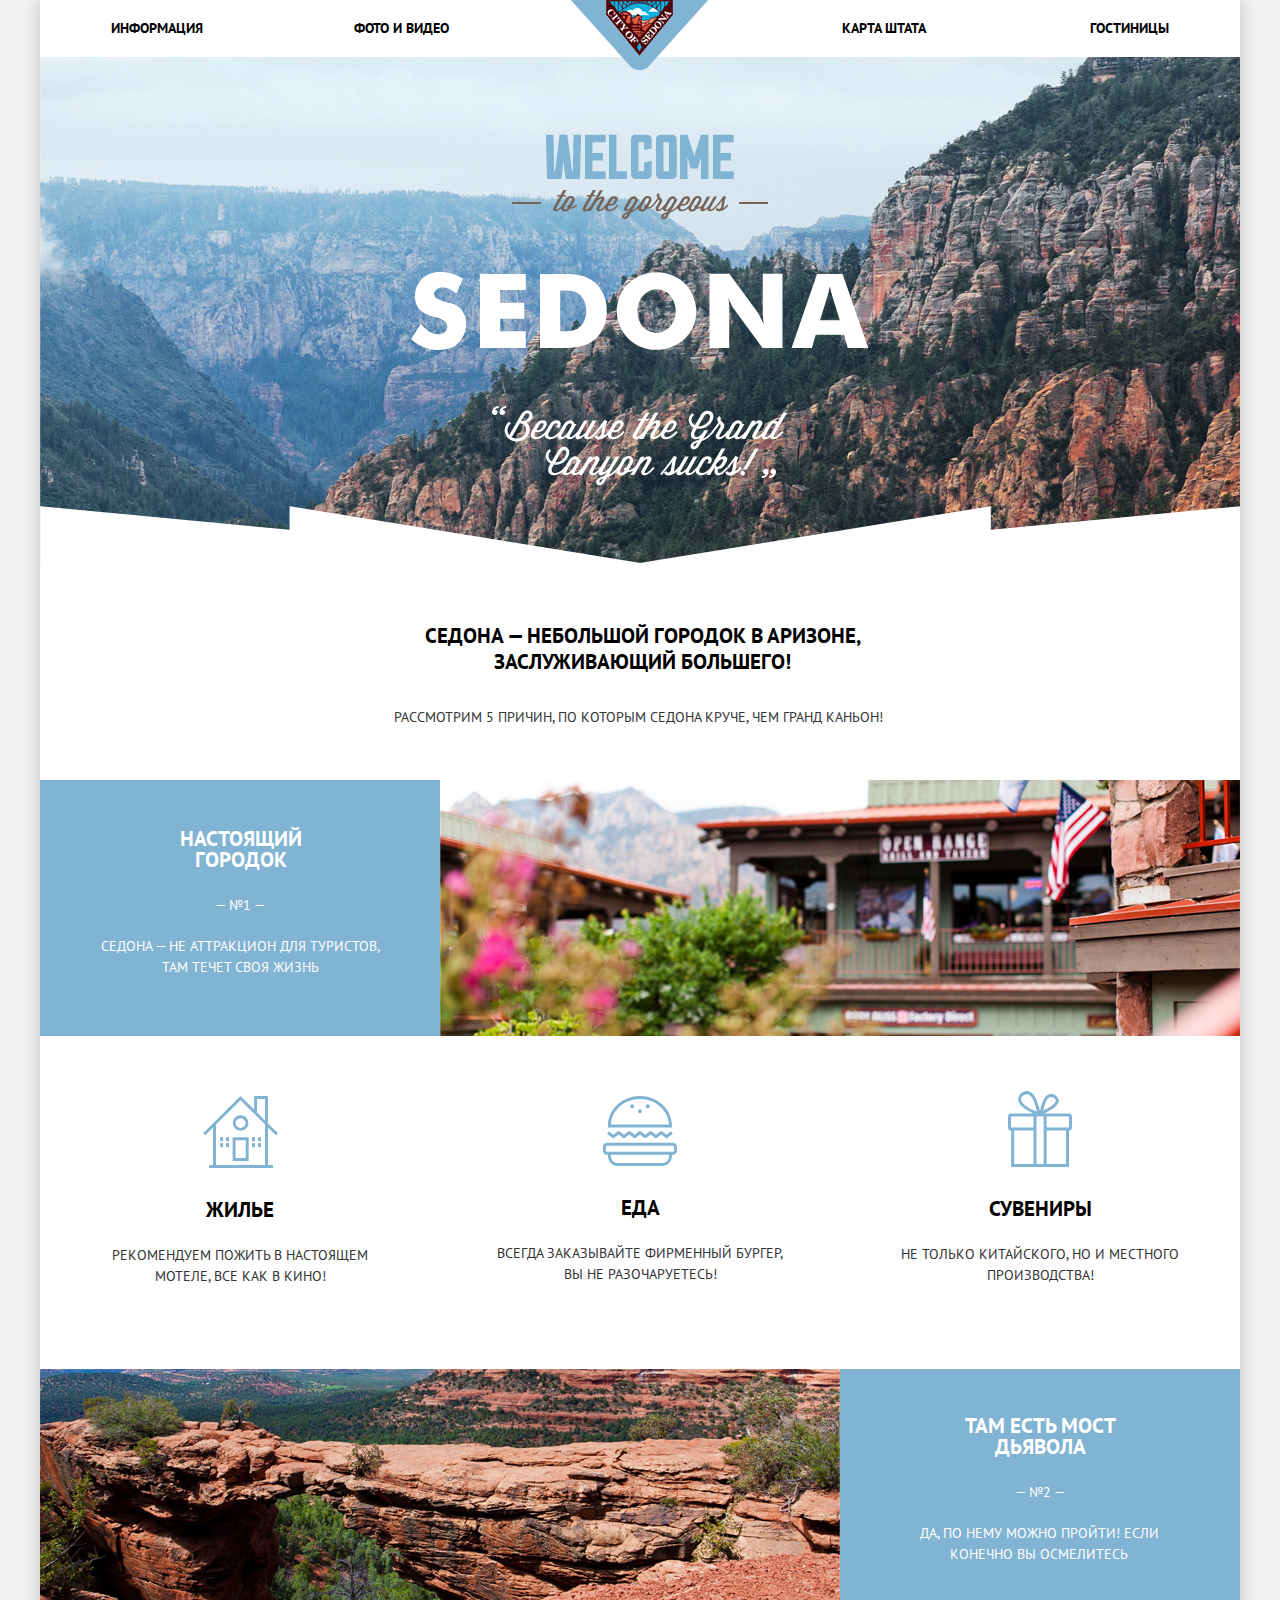
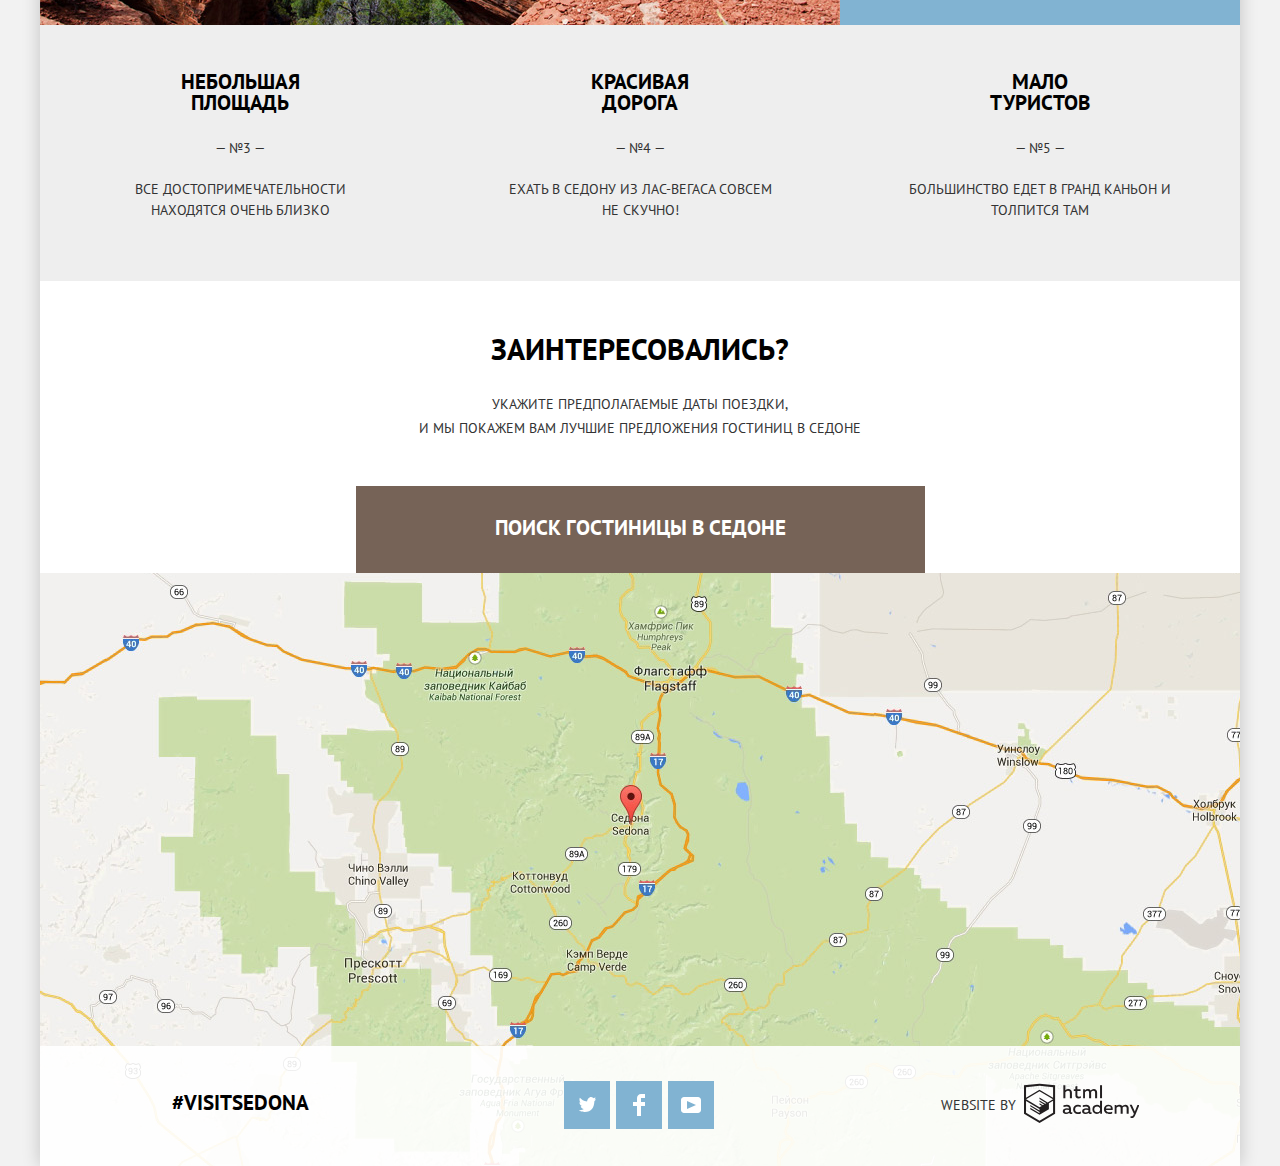
<file: index.html>
<!DOCTYPE html>
<html lang="ru">
  <head>
    <meta charset="utf-8">
    <title>HTML Academy: Седона</title>
    <link href="https://fonts.googleapis.com/css?family=PT+Sans:400,700&amp;subset=cyrillic" rel="stylesheet">
    <link rel="stylesheet" href="css/normalize.css">
    <link rel="stylesheet" href="css/style.min.css">
  </head>

  <body>
    <div class="container">
      <header class="main-header">
        <a class="main-header-logo">
          <img src="img/logo.png" width="138" height="70" alt="Логотип сайта Седоны">
        </a>
        <nav class="main-nav">
          <ul class="site-nav">
            <li class="nav-item-info"><a href="info.html">Информация</a></li>
            <li class="nav-item-photo"><a href="photo-video.html">Фото и видео</a></li>
            <li class="nav-item-map"><a href="map.html">Карта штата</a></li>
            <li class="nav-item-hotels"><a href="hotels.html">Гостиницы</a></li>
          </ul>
        </nav>
      </header>

      <main>

        <h1 class="visually-hidden">Сайт города Седона</h1>

        <section class="banner">
          <img class="banner-text" src="img/banner-text.png" alt="Welcome to the gorgeous Sedona!" width="458" height="352">      
        </section>

        <section class="promo">
          <p class="promo-slogan">Седона &mdash; небольшой городок в Аризоне, заслуживающий большего!</p>
          <p class="promo-advantages">Рассмотрим 5 причин, по которым Седона круче, чем Гранд Каньон!</p>
        </section>

        <section class="features">
          <h2 class="visually-hidden">Преимущества Седоны</h2>

          <div class="feature">
            <div class="feature-content">
              <h3>Настоящий городок</h3>
              <span>&mdash; №1 &mdash;</span>
              <p>Седона &mdash; не аттракцион для туристов, там течет своя жизнь</p>
            </div>
            <div class="feature-image-street">
            </div>
          </div>

          <ul class="feature-list">
            <li class="feature-item">
              <h3>Жилье</h3>
              <p>Рекомендуем пожить в настоящем мотеле, все как в кино!</p>
            </li>
            <li class="feature-item">
              <h3>Еда</h3>
              <p>Всегда заказывайте фирменный бургер, вы не разочаруетесь!</p>
            </li>
            <li class="feature-item">
              <h3>Сувениры</h3>
              <p>Не только китайского, но и местного производства!</p>
            </li>
          </ul>

          <div class="feature">
            <div class="feature-image-bridge">
            </div>
            <div class="feature-content">
              <h3>Там есть мост дьявола</h3>
              <span>&mdash; №2 &mdash;</span>
              <p>Да, по нему можно пройти! Если конечно вы осмелитесь</p>
            </div>
          </div>

          <ul class="features-list">
            <li class="features-item">
              <h3>Небольшая площадь</h3>
              <span>&mdash; №3 &mdash;</span>
              <p>Все достопримечательности находятся очень близко</p>
            </li>
            <li class="features-item">
              <h3>Красивая дорога</h3>
              <span>&mdash; №4 &mdash;</span>
              <p>Ехать в Седону из Лас-Вегаса совсем не скучно!</p>
            </li>
            <li class="features-item">
              <h3>Мало туристов</h3>
              <span>&mdash; №5 &mdash;</span>
              <p>Большинство едет в Гранд Каньон и толпится там</p>
            </li>
          </ul>
        </section>

        <section class="reservation">
          <h2 class="visually-hidden">Забронировать гостиницу в Седоне</h2>
          <p class="reservation-question">Заинтересовались?</p>
          <p class="reservation-text">
            Укажите предполагаемые даты поездки,<br>
            и мы покажем вам лучшие предложения гостиниц в Седоне
          </p>
          <a class="search-btn search-btn-toggle" href="search.html">Поиск гостиницы в Седоне</a>
          <div class="modal-search">
            <form action="http://echo.htmlacademy.ru" method="post" class="search-form">
              <p class="search-checkin">
                <label for="checkin-date-field">Дата заезда:</label>
                <input type="text" id="checkin-date-field" name="checkin-date" placeholder="24 апреля 2017">
                <button type="button" class="search-btn-calendar" aria-label="Выбрать дату заезда">
                  <svg version="1.1" xmlns="http://www.w3.org/2000/svg" xmlns:xlink="http://www.w3.org/1999/xlink" x="0px" y="0px"
                  width="21px" height="22px" viewBox="0 0 21 22" enable-background="new 0 0 21 22" xml:space="preserve">
                  <g>
                  <path d="M19.251,2.025h-2.845V0.648c0-0.381-0.294-0.689-0.656-0.689c-0.363,0-0.656,0.308-0.656,0.689v1.377h-3.938V0.648
                  c0-0.381-0.294-0.689-0.655-0.689c-0.363,0-0.657,0.308-0.657,0.689v1.377H5.906V0.648c0-0.381-0.294-0.689-0.656-0.689
                  c-0.363,0-0.657,0.308-0.657,0.689v1.377H1.75C0.784,2.025,0,2.847,0,3.862v16.302C0,21.179,0.784,22,1.75,22h17.501
                  C20.217,22,21,21.179,21,20.164V3.862C21,2.847,20.217,2.025,19.251,2.025z M19.688,20.164c0,0.253-0.195,0.459-0.437,0.459H1.75
                  c-0.241,0-0.438-0.206-0.438-0.459V3.862c0-0.253,0.196-0.459,0.438-0.459h2.844v1.378c0,0.381,0.294,0.689,0.657,0.689
                  c0.362,0,0.656-0.308,0.656-0.689V3.403h3.938v1.378c0,0.381,0.294,0.689,0.657,0.689c0.361,0,0.655-0.308,0.655-0.689V3.403h3.938
                  v1.378c0,0.381,0.293,0.689,0.656,0.689c0.362,0,0.656-0.308,0.656-0.689V3.403h2.845c0.241,0,0.437,0.206,0.437,0.459V20.164z"/>
                  <rect x="4.594" y="8.225" width="2.625" height="2.066"/>
                  <rect x="4.594" y="11.668" width="2.625" height="2.067"/>
                  <rect x="4.594" y="15.112" width="2.625" height="2.066"/>
                  <rect x="9.188" y="15.112" width="2.625" height="2.066"/>
                  <rect x="9.188" y="11.668" width="2.625" height="2.067"/>
                  <rect x="9.188" y="8.225" width="2.625" height="2.066"/>
                  <rect x="13.781" y="15.112" width="2.625" height="2.066"/>
                  <rect x="13.781" y="11.668" width="2.625" height="2.067"/>
                  <rect x="13.781" y="8.225" width="2.625" height="2.066"/>
                  </g>
                  </svg>
                </button>
              </p>
              <p class="search-checkout">
                <label for="checkout-date-field">Дата выезда:</label>
                <input type="text" id="checkout-date-field" name="checkout-date" placeholder="4 июля 2017">
                <button type="button" class="search-btn-calendar" aria-label="Выбрать дату выезда">
                  <svg version="1.1" xmlns="http://www.w3.org/2000/svg" xmlns:xlink="http://www.w3.org/1999/xlink" x="0px" y="0px"
                  width="21px" height="22px" viewBox="0 0 21 22" enable-background="new 0 0 21 22" xml:space="preserve">
                  <g>
                  <path d="M19.251,2.025h-2.845V0.648c0-0.381-0.294-0.689-0.656-0.689c-0.363,0-0.656,0.308-0.656,0.689v1.377h-3.938V0.648
                  c0-0.381-0.294-0.689-0.655-0.689c-0.363,0-0.657,0.308-0.657,0.689v1.377H5.906V0.648c0-0.381-0.294-0.689-0.656-0.689
                  c-0.363,0-0.657,0.308-0.657,0.689v1.377H1.75C0.784,2.025,0,2.847,0,3.862v16.302C0,21.179,0.784,22,1.75,22h17.501
                  C20.217,22,21,21.179,21,20.164V3.862C21,2.847,20.217,2.025,19.251,2.025z M19.688,20.164c0,0.253-0.195,0.459-0.437,0.459H1.75
                  c-0.241,0-0.438-0.206-0.438-0.459V3.862c0-0.253,0.196-0.459,0.438-0.459h2.844v1.378c0,0.381,0.294,0.689,0.657,0.689
                  c0.362,0,0.656-0.308,0.656-0.689V3.403h3.938v1.378c0,0.381,0.294,0.689,0.657,0.689c0.361,0,0.655-0.308,0.655-0.689V3.403h3.938
                  v1.378c0,0.381,0.293,0.689,0.656,0.689c0.362,0,0.656-0.308,0.656-0.689V3.403h2.845c0.241,0,0.437,0.206,0.437,0.459V20.164z"/>
                  <rect x="4.594" y="8.225" width="2.625" height="2.066"/>
                  <rect x="4.594" y="11.668" width="2.625" height="2.067"/>
                  <rect x="4.594" y="15.112" width="2.625" height="2.066"/>
                  <rect x="9.188" y="15.112" width="2.625" height="2.066"/>
                  <rect x="9.188" y="11.668" width="2.625" height="2.067"/>
                  <rect x="9.188" y="8.225" width="2.625" height="2.066"/>
                  <rect x="13.781" y="15.112" width="2.625" height="2.066"/>
                  <rect x="13.781" y="11.668" width="2.625" height="2.067"/>
                  <rect x="13.781" y="8.225" width="2.625" height="2.066"/>
                  </g>
                  </svg>
                </button>
              </p>
              <div class="search-guests-number">
                <p class="number-adults">                  
                  <label for="adult-guests-field">Взрослые:</label>
                  <button type="button" class="search-btn search-btn-minus" aria-label="Удалить 1"></button>
                  <input type="text" name="adult-guests-number" id="adult-guests-field" placeholder="2">
                  <button type="button" class="search-btn search-btn-plus" aria-label="Добавть 1"></button>
                </p>
                <p class="number-children">                  
                  <label for="children-guests-field">Дети:</label>
                  <button type="button" class="search-btn search-btn-minus" aria-label="Удалить 1"></button>
                  <input type="text" name="children-guests-number" id="children-guests-field" placeholder="0">
                  <button type="button" class="search-btn search-btn-plus" aria-label="Добавть 1"></button>
                </p>
              </div>
              <button type="submit" class="search-btn search-btn-submit">Найти</button>
            </form>
          </div>
        </section>
      </main>
      <section class="map">
        <h2 class="visually-hidden">Карта окрестностей Седоны</h2>
        <iframe class="map-iframe" src="https://www.google.com/maps/embed?pb=!1m14!1m8!1m3!1d975210.7071277536!2d-112.21578606329292!3d34.86957834826677!3m2!1i1024!2i768!4f13.1!3m3!1m2!1s0x872da132f942b00d%3A0x5548c523fa6c8efd!2z0KHQtdC00L7QvdCwLCDQkNGA0LjQt9C-0L3QsCA4NjMzNiwg0KHQqNCQ!5e0!3m2!1sru!2sru!4v1522094302330" width="1200" height="593" style="border:0" allowfullscreen></iframe>    
        <footer class="main-footer">
          <p class=footer-tag><a href="#">#visitsedona</a></p>
          <ul class="socials-list">
            <li class="socials-item"><a href="#" class="socials-link socials-link-twitter" aria-label="Twitter"></a></li>
            <li class="socials-item"><a href="#" class="socials-link socials-link-facebook" aria-label="Facebook"></a></li>
            <li class="socials-item"><a href="#" class="socials-link socials-link-youtube" aria-label="Youtube"></a></li>
          </ul>
          <p class="footer-copyright">
            <span class="copyright-info">Website by</span>
            <a href="https://htmlacademy.ru/intensive/htmlcss" class="copyright-link">
              <svg data-name="Layer 1" xmlns="http://www.w3.org/2000/svg" width="115px" height="41px" viewBox="0 0 113 39"><title>logo_name</title><path d="M401.93,351.51a2.07,2.07,0,0,0,.58-0.11v1.4a3.41,3.41,0,0,1-1.24.22,1.75,1.75,0,0,1-1.75-1,5.08,5.08,0,0,1-3.3,1.13c-1.59,0-3.06-.87-3.06-2.68,0-2.24,2.08-2.93,3.9-2.93a11.63,11.63,0,0,1,2.28.26v-0.31c0-1.09-.8-1.86-2.3-1.86a7.79,7.79,0,0,0-3.15.67v-1.79a10.72,10.72,0,0,1,3.35-.58c2.48,0,4,1.18,4,3.83v3.14A0.57,0.57,0,0,0,401.93,351.51Zm-6.76-1.19a1.42,1.42,0,0,0,1.64,1.29,3.56,3.56,0,0,0,2.53-1V349.1a10.21,10.21,0,0,0-1.9-.22C396.34,348.89,395.17,349.23,395.17,350.33Z" transform="translate(-355.09 -323.29)" fill="#231f20"/><path d="M408.15,343.91a5.29,5.29,0,0,1,2.7.67v1.79a4.28,4.28,0,0,0-2.42-.73,2.89,2.89,0,1,0,0,5.76,5.26,5.26,0,0,0,2.55-.67v1.8a6.58,6.58,0,0,1-2.9.6,4.42,4.42,0,0,1-4.72-4.54A4.54,4.54,0,0,1,408.15,343.91Z" transform="translate(-355.09 -323.29)" fill="#231f20"/><path d="M420.93,351.51a2.07,2.07,0,0,0,.58-0.11v1.4a3.41,3.41,0,0,1-1.24.22,1.75,1.75,0,0,1-1.75-1,5.08,5.08,0,0,1-3.3,1.13c-1.59,0-3.06-.87-3.06-2.68,0-2.24,2.08-2.93,3.9-2.93a11.63,11.63,0,0,1,2.28.26v-0.31c0-1.09-.8-1.86-2.3-1.86a7.79,7.79,0,0,0-3.15.67v-1.79a10.72,10.72,0,0,1,3.35-.58c2.48,0,4,1.18,4,3.83v3.14A0.57,0.57,0,0,0,420.93,351.51Zm-6.76-1.19a1.42,1.42,0,0,0,1.64,1.29,3.56,3.56,0,0,0,2.53-1V349.1a10.21,10.21,0,0,0-1.9-.22C415.33,348.89,414.17,349.23,414.17,350.33Z" transform="translate(-355.09 -323.29)" fill="#231f20"/><path d="M431.76,340.14V352.9H430v-1.39a4.07,4.07,0,0,1-3.35,1.62,4.62,4.62,0,0,1,0-9.22,4,4,0,0,1,3.15,1.37v-5.14h2ZM427,345.62a2.9,2.9,0,0,0,0,5.8,3,3,0,0,0,2.79-1.84v-2.13A3.06,3.06,0,0,0,427,345.62Z" transform="translate(-355.09 -323.29)" fill="#231f20"/><path d="M438.08,343.91c3.48,0,4.68,2.81,4.12,5.34h-6.58c0.22,1.57,1.75,2.22,3.35,2.22a6.41,6.41,0,0,0,2.77-.62v1.68a7.5,7.5,0,0,1-3.14.6c-2.68,0-5-1.53-5-4.61A4.39,4.39,0,0,1,438.08,343.91Zm0.09,1.62a2.39,2.39,0,0,0-2.57,2.26h4.85A2.06,2.06,0,0,0,438.17,345.53Z" transform="translate(-355.09 -323.29)" fill="#231f20"/><path d="M444.19,352.9v-8.75h1.73v1.09a4,4,0,0,1,2.92-1.33,3,3,0,0,1,2.73,1.4,4.33,4.33,0,0,1,3.06-1.4,3.21,3.21,0,0,1,3.32,3.52v5.47h-2v-5.41a1.67,1.67,0,0,0-1.73-1.84,2.94,2.94,0,0,0-2.17,1.18c0,0.2,0,.4,0,0.6v5.47h-2v-5.41a1.67,1.67,0,0,0-1.73-1.84,3.11,3.11,0,0,0-2.32,1.35v5.91h-2Z" transform="translate(-355.09 -323.29)" fill="#231f20"/><path d="M466.56,344.15h2l-4.1,9.93c-0.95,2.28-2.19,3-3.52,3a5,5,0,0,1-1.15-.15v-1.66a3,3,0,0,0,.89.13c0.95,0,1.66-.67,2.17-2l0.18-.44-4.16-8.82H461l3,6.6Z" transform="translate(-355.09 -323.29)" fill="#231f20"/><path d="M395.75,324.82v5a4,4,0,0,1,2.83-1.2,3.41,3.41,0,0,1,3.61,3.57v5.41h-2v-5.16a1.9,1.9,0,0,0-2-2.1,3.08,3.08,0,0,0-2.44,1.46v5.8h-2V324.82h2Z" transform="translate(-355.09 -323.29)" fill="#231f20"/><path d="M407.52,325.71v3.12h3.17v1.71h-3.17v4c0,1.15.53,1.53,1.66,1.53a4.71,4.71,0,0,0,1.77-.35v1.68a7.14,7.14,0,0,1-2.35.38,2.68,2.68,0,0,1-3-2.88v-4.38H404v-1.71h1.57v-2.64Z" transform="translate(-355.09 -323.29)" fill="#231f20"/><path d="M413.19,337.58v-8.75h1.73v1.09a4,4,0,0,1,2.92-1.33,3,3,0,0,1,2.73,1.4,4.33,4.33,0,0,1,3.06-1.4,3.21,3.21,0,0,1,3.32,3.52v5.47h-2v-5.41a1.67,1.67,0,0,0-1.73-1.84,2.94,2.94,0,0,0-2.17,1.18c0,0.2,0,.4,0,0.6v5.47h-2v-5.41a1.67,1.67,0,0,0-1.73-1.84,3.11,3.11,0,0,0-2.32,1.35v5.91h-2Z" transform="translate(-355.09 -323.29)" fill="#231f20"/><rect x="74.72" y="1.52" width="1.95" height="12.76" fill="#231f20"/><path d="M370.53,323.31l-0.16,0-15.28,1.6v28L370.37,362l15.28-9.09v-28Zm13.12,28.45-13.28,7.9-13.28-7.9V340.28l13.22,7.87,0,1.43-9.07-5.4v1.38l9.11,5.47,0,1.46-9.1-5.42v1.38l9.11,5.47h0l9.19-5.5v-1.39h0v-4.52l4.1-2.45v11.67Zm0-13.16L380,340.74h0l-1.68,1-8-4.76v1.38l6.84,4.07-0.06,0-0.15.09-1,.57-5.64-3.36v1.38l4.45,2.65-1.05.7,0,0-3.36-2v1.38l2.21,1.3-2.25,1.35-13.16-7.82,13.17-7.92h0Zm0-1.39-13.35-7.87h0l-13.2,7.86v-10.5l13.28-1.39,13.28,1.39v10.51Z" transform="translate(-355.09 -323.29)" fill="#231f20"/></svg>
            </a>
          </p>
        </footer>
      </section>   
    </div>
  <script src="js/script.min.js"></script>
  </body>
</html>
</file>
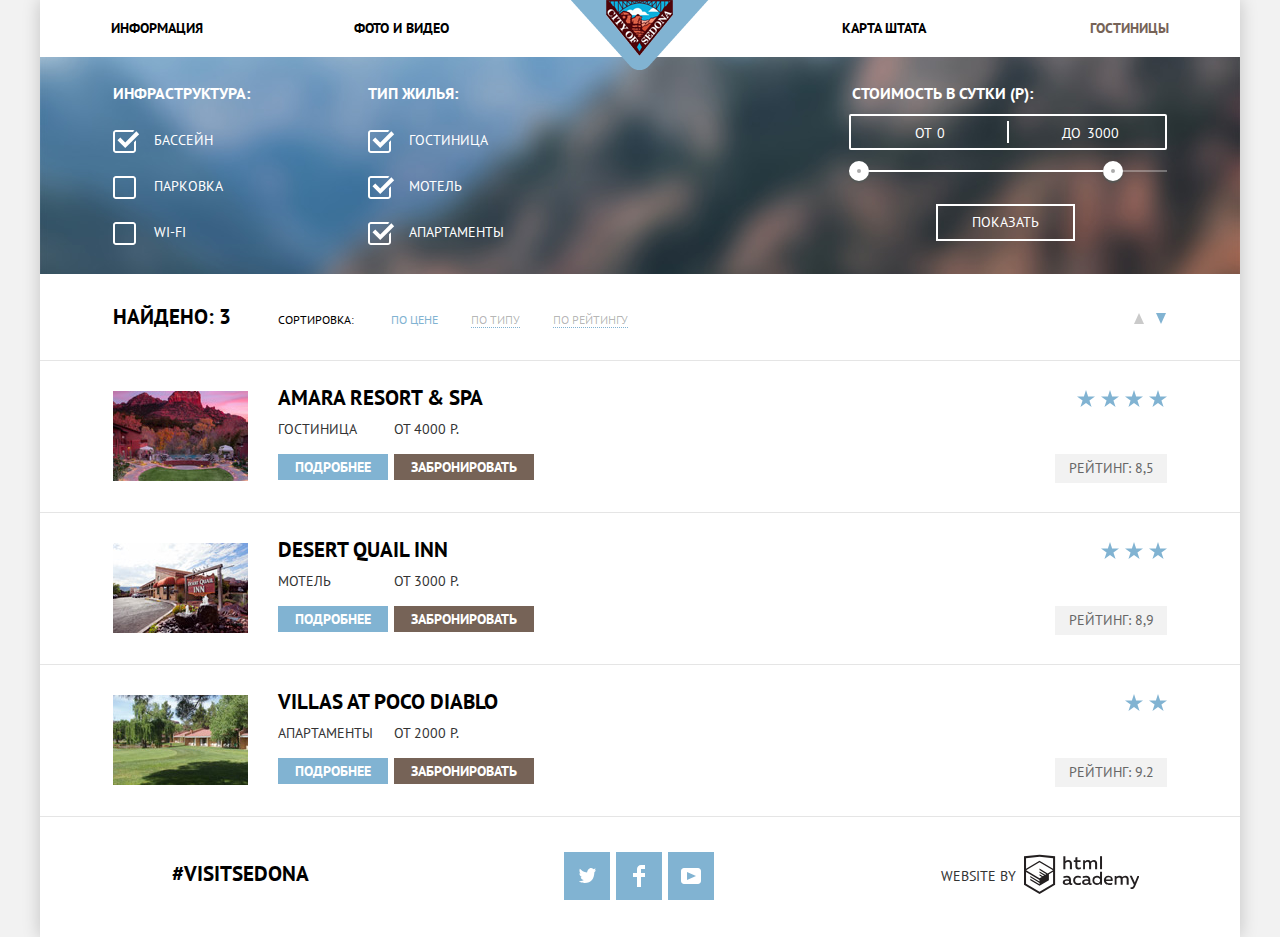
<file: hotels.html>
<!DOCTYPE html>
<html lang="ru">
  <head>
    <meta charset="UTF-8">
    <title>Гостиницы</title>
    <link href="https://fonts.googleapis.com/css?family=PT+Sans:400,700&amp;subset=cyrillic" rel="stylesheet">
    <link rel="stylesheet" href="css/normalize.css">
    <link rel="stylesheet" href="css/style.min.css">
  </head>

  <body>
    <div class="container">
      <header class="main-header">
        <a class="main-header-logo" href="index.html"><img src="img/logo.png" width="138" height="70" alt="Логотип сайта Седоны"></a>
        <nav class="main-nav">
          <ul class="site-nav">
            <li class="nav-item nav-item-info"><a href="info.html">Информация</a></li>
            <li class="nav-item nav-item-photo"><a href="photo-video.html">Фото и видео</a></li>
            <li class="nav-item nav-item-map"><a href="map.html">Карта штата</a></li>
            <li class="nav-item nav-item-hotels nav-item-current"><a>Гостиницы</a></li>
          </ul>
        </nav>
      </header>

      <main>

        <h1 class="visually-hidden">Гостиницы Седоны</h1>

        <section class="filters">
          <h2 class="visually-hidden">Фильтры гостиниц</h2>
          <form action="http://echo.htmlacademy.ru" method="post" class="filters-form">
            <fieldset class="filters-infrastructure">
              <legend>Инфраструктура:</legend>
                <ul class="filters-list">
                  <li class="filters-item">
                    <input class="visually-hidden filters-checkbox" type="checkbox" name="pool" id="pool-field" checked>
                    <label for="pool-field">Бассейн</label>
                  </li>
                  <li class="filters-item">
                    <input class="visually-hidden filters-checkbox" type="checkbox" name="parking" id="parking-field">
                    <label for="parking-field">Парковка</label>
                  </li>
                  <li class="filters-item">
                    <input class="visually-hidden filters-checkbox" type="checkbox" name="wi-fi" id="wi-fi-field">
                    <label for="wi-fi-field">Wi-Fi</label>
                  </li>
                </ul>
            </fieldset>
            <fieldset class="filters-accomodation">
              <legend>Тип жилья:</legend>
                <ul class="filters-list">
                  <li class="filters-item">
                    <input class="visually-hidden filters-checkbox" type="checkbox" name="hotel" id="hotel-field" checked> 
                    <label for="hotel-field">Гостиница</label>
                  </li>
                  <li class="filters-item">                  
                    <input class="visually-hidden filters-checkbox" type="checkbox" name="motel" id="motel-field" checked>
                    <label for="motel-field">Мотель</label>
                  </li>
                  <li class="filters-item">
                    <input class="visually-hidden filters-checkbox" type="checkbox" name="apartment" id="apartment-field" checked>
                    <label for="apartment-field">Апартаменты</label>
                  </li>
                </ul>
            </fieldset>
            <div class="filters-range">
              <div class="filters-range-title">Стоимость в сутки (Р):</div>
              <div class="price-controls">
                <label>От <input type="text" name="min-price" value="0">
                </label>
                <label class="max-price">До <input type="text" name="max-price" value="3000">
                </label>  
              </div>
              <div class="range-controls">
                <div class="scale">
                  <div class="bar"></div>
                  <div class="range-toggle range-toggle-min"></div>
                  <div class="range-toggle range-toggle-max"></div>
                </div>
              </div>
              <button type="submit" class="filters-btn-submit">Показать</button>
            </div>
          </form>
        </section>

        <div class="search-results">
          <p>Найдено: 3</p>
          <div class="sorting">
            <h3>Сортировка:</h3>
            <ul class="sorting-list">
              <li class="sorting-item-current"><a href="#">По цене</a></li>
              <li class="sorting-item"><a href="#">По типу</a></li>
              <li class="sorting-item"><a href="#">По рейтингу</a></li>
            </ul>
          </div>  
          <ul class="results-presentation-list">
            <li class="results-presentation-item"><a href="#"><span class="visually-hidden">По возрастанию</span></a></li>
            <li class="results-presentation-item-current"><a href="#"><span class="visually-hidden">По убыванию</span></a></li>          
          </ul>      
        </div>

        <section class="hotels">
          <h2 class="visually-hidden">Список гостиниц</h2>
          <ul class="hotels-list">
            <li class="hotel">
              <div class="hotel-image">
                <img src="img/amara.jpg" alt="Гостиница 'Amara resort & SPA'" class="hotel-photo" width="135" height="90">
              </div>
              <div class="hotel-info">
                <h3 class="hotel-name"><a href="#">Amara resort & SPA</a></h3>
                <div class="hotel-description">          
                  <span class="hotel-type">Гостиница</span>
                  <span class="hotel-price">от 4000 р.</span>
                </div>
                <div class="buttons">
                  <a href="#" class="btn btn-more">Подробнее</a>
                  <a href="#" class="btn btn-booking">Забронировать</a>
                </div>
              </div>
              <div class="hotel-rating">
                <div class="hotel-category">
                  <p class="visually-hidden">Категория отеля: 4 звезды</p>
                  <img src="img/star.svg" alt="" width="18" height="17">
                  <img src="img/star.svg" alt="" width="18" height="17">
                  <img src="img/star.svg" alt="" width="18" height="17">
                  <img src="img/star.svg" alt="" width="18" height="17">
                </div>
                <p class="hotel-rating-text">Рейтинг: 8,5</p>
              </div>          
            </li>
            <li class="hotel">
              <div class="hotel-image">
                <img src="img/desert.jpg" alt="'Мотель 'Desert Quail Inn'" class="hotel-photo" width="135" height="90">
              </div>
              <div class="hotel-info">
                <h3 class="hotel-name"><a href="#">Desert Quail Inn</a></h3>
                <div class="hotel-description">  
                  <span class="hotel-type">Мотель</span>
                  <span class="hotel-price">от 3000 р.</span>
                </div>
                <div class="buttons">
                  <a href="#" class="btn btn-more">Подробнее</a>
                  <a href="#" class="btn btn-booking">Забронировать</a>
                </div>
              </div>
              <div class="hotel-rating">
                <div class="hotel-category">
                  <p class="visually-hidden">Категория отеля: 3 звезды</p>
                  <img src="img/star.svg" alt="" width="18" height="17">
                  <img src="img/star.svg" alt="" width="18" height="17">
                  <img src="img/star.svg" alt="" width="18" height="17">
                </div>
                <p class="hotel-rating-text">Рейтинг: 8,9</p>
              </div>          
            </li>
            <li class="hotel">
              <div class="hotel-image">
                <img src="img/villas.jpg" alt="'Апартаменты 'Villas At Poco Diablo'" class="hotel-photo" width="135" height="90">
              </div>
              <div class="hotel-info">
                <h3 class="hotel-name"><a href="#">Villas At Poco Diablo</a></h3>
                <div class="hotel-description">  
                  <span class="hotel-type">Апартаменты</span>
                  <span class="hotel-price">от 2000 р.</span>
                </div>
                <div class="buttons">
                  <a href="#" class="btn btn-more">Подробнее</a>
                  <a href="#" class="btn btn-booking">Забронировать</a>
                </div>
              </div>
              <div class="hotel-rating">
                <div class="hotel-category">
                  <p class="visually-hidden">Категория отеля: 2 звезды</p>
                  <img src="img/star.svg" alt="" width="18" height="17">
                  <img src="img/star.svg" alt="" width="18" height="17">
                </div>
                <p class="hotel-rating-text">Рейтинг: 9.2</p>
              </div>          
            </li>       
          </ul>
        </section>
      </main>

      <footer class="main-footer">
        <p class=footer-tag><a href="#">#visitsedona</a></p>
        <ul class="socials-list">
          <li class="socials-item"><a href="#" class="socials-link socials-link-twitter" aria-label="Twitter"></a></li>
          <li class="socials-item"><a href="#" class="socials-link socials-link-facebook" aria-label="Facebook"></a></li>
          <li class="socials-item"><a href="#" class="socials-link socials-link-youtube" aria-label="Youtube"></a></li>
        </ul>
        <p class="footer-copyright">
          <span class="copyright-info">Website by</span>
          <a href="https://htmlacademy.ru/intensive/htmlcss" class="copyright-link">
            <svg id="Layer_1" data-name="Layer 1" xmlns="http://www.w3.org/2000/svg" width="115px" height="41px" viewBox="0 0 113 39"><title>logo_name</title><path d="M401.93,351.51a2.07,2.07,0,0,0,.58-0.11v1.4a3.41,3.41,0,0,1-1.24.22,1.75,1.75,0,0,1-1.75-1,5.08,5.08,0,0,1-3.3,1.13c-1.59,0-3.06-.87-3.06-2.68,0-2.24,2.08-2.93,3.9-2.93a11.63,11.63,0,0,1,2.28.26v-0.31c0-1.09-.8-1.86-2.3-1.86a7.79,7.79,0,0,0-3.15.67v-1.79a10.72,10.72,0,0,1,3.35-.58c2.48,0,4,1.18,4,3.83v3.14A0.57,0.57,0,0,0,401.93,351.51Zm-6.76-1.19a1.42,1.42,0,0,0,1.64,1.29,3.56,3.56,0,0,0,2.53-1V349.1a10.21,10.21,0,0,0-1.9-.22C396.34,348.89,395.17,349.23,395.17,350.33Z" transform="translate(-355.09 -323.29)" fill="#231f20"/><path d="M408.15,343.91a5.29,5.29,0,0,1,2.7.67v1.79a4.28,4.28,0,0,0-2.42-.73,2.89,2.89,0,1,0,0,5.76,5.26,5.26,0,0,0,2.55-.67v1.8a6.58,6.58,0,0,1-2.9.6,4.42,4.42,0,0,1-4.72-4.54A4.54,4.54,0,0,1,408.15,343.91Z" transform="translate(-355.09 -323.29)" fill="#231f20"/><path d="M420.93,351.51a2.07,2.07,0,0,0,.58-0.11v1.4a3.41,3.41,0,0,1-1.24.22,1.75,1.75,0,0,1-1.75-1,5.08,5.08,0,0,1-3.3,1.13c-1.59,0-3.06-.87-3.06-2.68,0-2.24,2.08-2.93,3.9-2.93a11.63,11.63,0,0,1,2.28.26v-0.31c0-1.09-.8-1.86-2.3-1.86a7.79,7.79,0,0,0-3.15.67v-1.79a10.72,10.72,0,0,1,3.35-.58c2.48,0,4,1.18,4,3.83v3.14A0.57,0.57,0,0,0,420.93,351.51Zm-6.76-1.19a1.42,1.42,0,0,0,1.64,1.29,3.56,3.56,0,0,0,2.53-1V349.1a10.21,10.21,0,0,0-1.9-.22C415.33,348.89,414.17,349.23,414.17,350.33Z" transform="translate(-355.09 -323.29)" fill="#231f20"/><path d="M431.76,340.14V352.9H430v-1.39a4.07,4.07,0,0,1-3.35,1.62,4.62,4.62,0,0,1,0-9.22,4,4,0,0,1,3.15,1.37v-5.14h2ZM427,345.62a2.9,2.9,0,0,0,0,5.8,3,3,0,0,0,2.79-1.84v-2.13A3.06,3.06,0,0,0,427,345.62Z" transform="translate(-355.09 -323.29)" fill="#231f20"/><path d="M438.08,343.91c3.48,0,4.68,2.81,4.12,5.34h-6.58c0.22,1.57,1.75,2.22,3.35,2.22a6.41,6.41,0,0,0,2.77-.62v1.68a7.5,7.5,0,0,1-3.14.6c-2.68,0-5-1.53-5-4.61A4.39,4.39,0,0,1,438.08,343.91Zm0.09,1.62a2.39,2.39,0,0,0-2.57,2.26h4.85A2.06,2.06,0,0,0,438.17,345.53Z" transform="translate(-355.09 -323.29)" fill="#231f20"/><path d="M444.19,352.9v-8.75h1.73v1.09a4,4,0,0,1,2.92-1.33,3,3,0,0,1,2.73,1.4,4.33,4.33,0,0,1,3.06-1.4,3.21,3.21,0,0,1,3.32,3.52v5.47h-2v-5.41a1.67,1.67,0,0,0-1.73-1.84,2.94,2.94,0,0,0-2.17,1.18c0,0.2,0,.4,0,0.6v5.47h-2v-5.41a1.67,1.67,0,0,0-1.73-1.84,3.11,3.11,0,0,0-2.32,1.35v5.91h-2Z" transform="translate(-355.09 -323.29)" fill="#231f20"/><path d="M466.56,344.15h2l-4.1,9.93c-0.95,2.28-2.19,3-3.52,3a5,5,0,0,1-1.15-.15v-1.66a3,3,0,0,0,.89.13c0.95,0,1.66-.67,2.17-2l0.18-.44-4.16-8.82H461l3,6.6Z" transform="translate(-355.09 -323.29)" fill="#231f20"/><path d="M395.75,324.82v5a4,4,0,0,1,2.83-1.2,3.41,3.41,0,0,1,3.61,3.57v5.41h-2v-5.16a1.9,1.9,0,0,0-2-2.1,3.08,3.08,0,0,0-2.44,1.46v5.8h-2V324.82h2Z" transform="translate(-355.09 -323.29)" fill="#231f20"/><path d="M407.52,325.71v3.12h3.17v1.71h-3.17v4c0,1.15.53,1.53,1.66,1.53a4.71,4.71,0,0,0,1.77-.35v1.68a7.14,7.14,0,0,1-2.35.38,2.68,2.68,0,0,1-3-2.88v-4.38H404v-1.71h1.57v-2.64Z" transform="translate(-355.09 -323.29)" fill="#231f20"/><path d="M413.19,337.58v-8.75h1.73v1.09a4,4,0,0,1,2.92-1.33,3,3,0,0,1,2.73,1.4,4.33,4.33,0,0,1,3.06-1.4,3.21,3.21,0,0,1,3.32,3.52v5.47h-2v-5.41a1.67,1.67,0,0,0-1.73-1.84,2.94,2.94,0,0,0-2.17,1.18c0,0.2,0,.4,0,0.6v5.47h-2v-5.41a1.67,1.67,0,0,0-1.73-1.84,3.11,3.11,0,0,0-2.32,1.35v5.91h-2Z" transform="translate(-355.09 -323.29)" fill="#231f20"/><rect x="74.72" y="1.52" width="1.95" height="12.76" fill="#231f20"/><path d="M370.53,323.31l-0.16,0-15.28,1.6v28L370.37,362l15.28-9.09v-28Zm13.12,28.45-13.28,7.9-13.28-7.9V340.28l13.22,7.87,0,1.43-9.07-5.4v1.38l9.11,5.47,0,1.46-9.1-5.42v1.38l9.11,5.47h0l9.19-5.5v-1.39h0v-4.52l4.1-2.45v11.67Zm0-13.16L380,340.74h0l-1.68,1-8-4.76v1.38l6.84,4.07-0.06,0-0.15.09-1,.57-5.64-3.36v1.38l4.45,2.65-1.05.7,0,0-3.36-2v1.38l2.21,1.3-2.25,1.35-13.16-7.82,13.17-7.92h0Zm0-1.39-13.35-7.87h0l-13.2,7.86v-10.5l13.28-1.39,13.28,1.39v10.51Z" transform="translate(-355.09 -323.29)" fill="#231f20"/></svg>
          </a>
        </p>
      </footer>
    </div>
  </body>
</html>
</file>
<file: css/style.min.css>
*,::after,::before{-webkit-box-sizing:inherit;box-sizing:inherit}body,html{margin:0;padding:0}html{-webkit-box-sizing:border-box;box-sizing:border-box}body{font-family:"PT Sans",Arial,sans-serif;font-size:14px;line-height:21px;font-weight:400;text-transform:uppercase;color:#333;background-color:#f2f2f2}.container{width:1200px;margin:0 auto;background-color:#fff;-webkit-box-shadow:0 0 17px rgba(0,0,0,.2);box-shadow:0 0 17px rgba(0,0,0,.2)}a{text-decoration:none}img{max-width:100%;height:auto}.visually-hidden:not(:focus):not(:active),input[type=checkbox].visually-hidden{position:absolute;width:1px;height:1px;margin:-1px;border:0;padding:0;white-space:nowrap;-webkit-clip-path:inset(100%);clip-path:inset(100%);clip:rect(0 0 0 0);overflow:hidden}.main-header{position:relative;z-index:2}.main-header-logo{position:absolute;left:50%;-webkit-transform:translate(-50%);-ms-transform:translate(-50%);transform:translate(-50%);width:138px;height:70px}.main-nav{font-size:14px;line-height:26px;font-weight:700;color:#000}.site-nav{padding:0 71px;margin:0;display:-webkit-box;display:-ms-flexbox;display:flex;-ms-flex-wrap:wrap;flex-wrap:wrap;list-style:none}.site-nav li{width:243px;padding-top:13px;padding-bottom:16px}.site-nav li:nth-child(2){margin-right:auto}.nav-item-info,.nav-item-photo{text-align:left;vertical-align:middle}.nav-item-hotels,.nav-item-map{text-align:right;vertical-align:middle}.site-nav a{color:#000;vertical-align:middle}.site-nav a:focus,.site-nav a:hover{color:#81b3d2}.site-nav a:active{color:rgba(0,0,0,.3)}.banner{min-height:506px;position:relative;background-color:#e0eef6;background:url(../img/header-shape.png) 0 100% no-repeat,url(../img/banner-background.jpg) 0 -56px no-repeat}.banner-text{position:absolute;top:50%;left:50%;-webkit-transform:translate(-50%,-50%);-ms-transform:translate(-50%,-50%);transform:translate(-50%,-50%)}.promo{padding:60px 313px 50px;text-align:center}.promo-slogan{font-size:21px;line-height:26px;font-weight:700;color:#000;margin:0 0 29px;padding-left:5px}.promo-advantages{margin:0;line-height:26px;padding-right:3px}.feature{display:-webkit-box;display:-ms-flexbox;display:flex}.feature-image-street{width:800px;min-height:256px;background:#81b3d2 url(../img/street.jpg) 0 -78px no-repeat}.feature-image-bridge{width:800px;min-height:256px;background:#81b3d2 url(../img/bridge.jpg) 0 -78px no-repeat}.feature-content{width:400px;padding:48px 50px 56px;color:#fff;text-align:center;background-color:#81b3d2}.feature-content:nth-of-type(2){padding:46px 50px 58px}.feature-content:nth-of-type(2) p{margin-left:-2px}.feature-content h3{margin:0 0 25px;padding:0 74px 0 75px;font-size:21px;font-weight:700}.feature-content span,.features-item span{display:block;margin-bottom:20px}.feature-content p,.features-item p{margin:0;padding:0}.feature-list,.features-list{text-align:center;list-style:none;margin:0;padding:0;display:-webkit-box;display:-ms-flexbox;display:flex}.feature-list{min-height:330px}.features-list{min-height:256px;background-color:#eee}.feature-item,.features-item{width:400px}.feature-item{padding:60px 50px 68px}.feature-item:first-child::before{content:url(../img/icon-house.svg);display:inline-block;vertical-align:middle;width:75px;height:72px}.feature-item:nth-child(2)::before{content:url(../img/icon-food.svg);display:inline-block;vertical-align:middle;width:74px;height:70px}.feature-item:last-child::before{content:url(../img/icon-present.svg);display:inline-block;vertical-align:middle;margin-top:-5px;width:64px;height:76px}.features-item{padding:46px 65px 60px}.features-item h3{margin:0 0 25px;padding:0 75px}.feature-item h3{margin:31px 0 25px}.feature-item h3,.features-item h3{font-size:21px;font-weight:700;color:#000}.reservation{position:relative;padding:50px 300px 0;text-align:center}.reservation-question{margin:0 0 25px;padding:0;font-size:30px;line-height:36px;font-weight:700;color:#000;text-align:center}.reservation-text{margin:0;padding:0;line-height:24px;text-align:center}.search-btn{font:inherit;font-size:21px;line-height:26px;font-weight:700;color:#fff;text-align:center;text-transform:uppercase;border:0;cursor:pointer}.search-btn-toggle{display:inline-block;vertical-align:middle;padding:29px 139px 32px;margin:46px auto 0;background-color:#766357}.search-btn-toggle:focus,.search-btn-toggle:hover{background-color:#604e43}.btn-search-toggle:active{color:rgba(255,255,255,.3);background-color:#503e33}.modal-search{position:absolute;z-index:2;left:50%;top:100%;width:568px;height:0;overflow:hidden;padding:0 55px;background-color:#fff;-webkit-box-shadow:0 7px 15px 0 rgba(0,0,0,.15);box-shadow:0 7px 15px 0 rgba(0,0,0,.15);-webkit-transform:translate(-50%);-ms-transform:translate(-50%);transform:translate(-50%);-webkit-transition:all .3s ease-in-out;-o-transition:all .3s ease-in-out;transition:all .3s ease-in-out}.modal-search-show{height:393px;padding-top:55px;padding-bottom:55px}.search-form{line-height:26px;color:#000;font-weight:700}.search-checkin,.search-checkout{position:relative;margin:0 0 29px}.search-form input{font:inherit;line-height:26px;text-transform:uppercase;border:0;background-color:#f2f2f2}.search-form input[type=text]{width:346px;padding:6px 45px 6px 12px}.search-form input:hover{background-color:#f0f0f0}.search-form input:focus{background-color:#fdfdfd;outline:2px solid #e5e5e5}.search-checkin label{margin-right:17px}.search-checkout label{margin-right:14px}.search-btn-calendar{position:absolute;top:8px;right:9px;width:21px;height:22px;padding:0;border:0;background:0 0;cursor:pointer}.search-btn-calendar path,.search-btn-calendar rect{fill:#cacaca}.search-btn-calendar:focus path,.search-btn-calendar:focus rect,.search-btn-calendar:hover path,.search-btn-calendar:hover rect{fill:#000}.search-btn-calendar:active path,.search-btn-calendar:active rect{fill:#81b3d2}.search-guests-number,.search-guests-number p{display:-webkit-box;display:-ms-flexbox;display:flex}.search-guests-number{-webkit-box-pack:justify;-ms-flex-pack:justify;justify-content:space-between}.search-guests-number p{margin:0}.number-adults label,.number-children label{margin-right:42px;-ms-flex-item-align:center;-ms-grid-row-align:center;align-self:center}.number-children label{margin-right:27px}.search-guests-number input[type=text]{width:38px;height:38px;padding:6px;text-align:center;vertical-align:middle}.search-btn-minus,.search-btn-plus{width:38px;height:38px;vertical-align:middle;background-color:#f2f2f2;cursor:pointer}.search-btn-minus::before,.search-btn-plus::after,.search-btn-plus::before{content:"";display:block;width:12px;height:3px;margin:0 auto;background-color:#a9a9a9}.search-btn-plus{position:relative}.search-btn-plus::after{position:absolute;top:50%;left:50%;-webkit-transform:translate(-50%,-50%) rotate(90deg);-ms-transform:translate(-50%,-50%) rotate(90deg);transform:translate(-50%,-50%) rotate(90deg)}.search-btn-minus:focus::before,.search-btn-minus:hover::before,.search-btn-plus:focus::after,.search-btn-plus:focus::before,.search-btn-plus:hover::after,.search-btn-plus:hover::before{background-color:#000}.search-btn-minus:active::before,.search-btn-plus:active::after,.search-btn-plus:active::before,.search-btn-submit{background-color:#81b3d2}.search-btn-submit{display:block;padding:15px 197px 18px 195px;margin:54px auto 0;cursor:pointer}.search-btn-submit:focus,.search-btn-submit:hover{background-color:#669ec0}.search-btn-submit:active{color:rgba(255,255,255,.3);background-color:#5496bd}.map{position:relative;height:593px;overflow:hidden;background-color:#cacaca;background-image:url(../img/map.jpg);background-position:-40px -150px;background-repeat:no-repeat}.map-iframe{border:0}.main-footer{min-height:120px;overflow:hidden;background-color:rgba(255,255,255,.9);width:1200px;display:-webkit-box;display:-ms-flexbox;display:flex}.map .main-footer{position:absolute;bottom:0}.footer-tag,.socials-list{margin:0;padding:44px 72px 50px;width:400px;text-align:center}.footer-tag a{font-size:21px;line-height:26px;font-weight:700;color:#000}.socials-list{padding:35px 72px 29px;list-style:none}.socials-item{display:inline-block;margin-right:2px;vertical-align:middle}.socials-link{display:block;width:46px;height:48px;background-color:#81b3d2}.socials-link:focus,.socials-link:hover{background-color:#669ec0}.socials-link:active{background-color:#5496bd}.socials-link::before{content:"";display:block;width:46px;height:48px}.socials-link:active::before{opacity:.3}.socials-link-twitter::before{background:url(../img/twitter-icon.svg) center no-repeat}.socials-link-facebook::before{background:url(../img/fb-icon.svg) center no-repeat}.socials-link-youtube::before{background:url(../img/youtube-icon.svg) center no-repeat}.footer-copyright{margin:0;padding:37px 72px 31px;width:400px;text-align:center}.footer-copyright a,.footer-copyright span{display:inline-block;vertical-align:middle}.footer-copyright span{margin-right:4px;margin-bottom:2px}.copyright-link:focus path,.copyright-link:focus rect,.copyright-link:hover path,.copyright-link:hover rect{fill:#81b3d2}.copyright-link:active path,.copyright-link:active rect{fill:#bdbbbc}.nav-item-current a{color:#766357}.filters{min-height:217px;padding:26px 73px 18px;color:#fff;background-color:#3b474d;background-image:url(../img/filter-bg.jpg);background-position:0 -60px;background-repeat:no-repeat}.filters-form{display:-webkit-box;display:-ms-flexbox;display:flex}.filters-infrastructure{padding:0;border:0;width:180px;margin:0 75px 0 0}.filters-accomodation{margin:0;padding:0;border:0;width:170px}.filters-cost{width:319px;margin-left:auto}.filters-form legend{margin-bottom:23px;font-size:16px;font-weight:700}.filters-list{margin:0;padding:0;list-style:none}.filters-item{margin-bottom:20px}.filters-item:last-child{margin-bottom:0}.filters-item label{display:inline-block;vertical-align:middle;padding-top:3px;cursor:pointer}.filters-item label::before{content:"";display:inline-block;vertical-align:middle;width:27px;height:23px;margin-right:14px;background:url(../img/checkbox-off.svg) 0 0 no-repeat}.filters-checkbox:checked+label::before{background:url(../img/checkbox-on.svg) 0 0 no-repeat}.filters-checkbox:focus+label::before{outline:thin dotted;outline:5px auto -webkit-focus-ring-color}.filters-checkbox:disabled+label::before{background:url(../img/checkbox-disabled.svg) 0 0 no-repeat}.filters-checkbox:disabled+label{color:#6a6a6a}.filters-range{width:318px;margin-left:auto}.filters-range-title{margin-bottom:10px;margin-left:3px;font-size:16px;font-weight:700}.price-controls{position:relative;height:36px;margin-bottom:20px;font-size:0;border:2px solid #fff;border-radius:2px}.price-controls::after{content:"";position:absolute;left:50%;top:50%;display:block;width:2px;height:22px;background-color:#fff;-webkit-transform:translate(-50%,-50%);-ms-transform:translate(-50%,-50%);transform:translate(-50%,-50%)}.price-controls label{display:inline-block;vertical-align:middle;width:157px;padding-left:64px;font-size:14px;line-height:32px;cursor:pointer}.price-controls label:last-child{padding-left:54px}.price-controls input[type=text]{width:50px;margin:0;font:inherit;color:inherit;border:0;background:0 0}.range-controls{position:relative;margin-bottom:32px}.range-controls .scale{height:2px;background-color:rgba(255,255,255,.3)}.range-controls .bar{width:80%;height:2px;background-color:#fff}.range-toggle{position:absolute;top:-9px;width:20px;height:20px;background-color:#ababab;border:8px solid #fff;border-radius:50%;-webkit-box-shadow:0 2px 1px rgba(82,89,86,.8);box-shadow:0 2px 1px rgba(82,89,86,.8);cursor:pointer}.range-toggle-min{left:0}.range-toggle-max{left:80%}.range-toggle:hover{width:22px;height:22px;border-width:9px}.filters-btn-submit{display:block;margin:0 auto 0 87px;padding:6px 34px;font:inherit;color:#fff;text-transform:uppercase;text-align:center;vertical-align:middle;background-color:transparent;border:2px solid #fff}.filters-btn-submit:hover{color:#000;background-color:#fff}.search-results{padding:30px 73px;border-bottom:1px solid #e5e5e5}.search-results p{margin:0 15px 0 0;width:150px;font-size:21px;line-height:26px;font-weight:700;color:#000}.search-results,.sorting{display:-webkit-box;display:-ms-flexbox;display:flex}.sorting h3{margin:0 37px 0 0;padding-top:7px;font-size:12px;line-height:18px;font-weight:400;color:#000}.sorting-list{margin:0}.results-presentation-list,.sorting-list{display:-webkit-box;display:-ms-flexbox;display:flex;padding:5px 0 0;list-style:none}.sorting-item,.sorting-item-current{margin-right:33px}.sorting-item a,.sorting-item-current a{display:inline-block;vertical-align:middle;font-size:12px;line-height:14px}.sorting-item-current a{color:#81b3d2}.sorting-item a{color:rgba(0,0,0,.3);border-bottom:1px dotted #81b3d2}.sorting-item a:focus,.sorting-item a:hover{color:#81b3d2}.sorting-item a:active{color:#000;border-bottom:none}.results-presentation-list{width:36px;margin:0 0 0 auto;padding-top:9px;padding-left:3px}.results-presentation-item a{display:block;width:0;height:0;border-bottom:11px solid #cacaca;border-right:5px solid transparent;border-left:5px solid transparent;cursor:pointer}.results-presentation-item:focus,.results-presentation-item:hover{border-bottom-color:#000}.results-presentation-item:active{border-bottom-color:#81b3d2}.results-presentation-item-current{margin-left:12px;border-top:11px solid #81b3d2;border-right:5px solid transparent;border-left:5px solid transparent}.hotels-list{margin:0;padding:0;list-style:none}.hotel{display:-webkit-box;display:-ms-flexbox;display:flex;padding:29px 73px;border-bottom:1px solid #e5e5e5}.hotel-image{width:135px;height:90px;margin-top:1px;margin-right:30px}.hotel-photo{display:block}.hotel-info{width:360px;margin-right:auto}.hotel-name{margin:-5px 0 7px}.hotel-name a{display:block;font-size:21px;line-height:26px;font-weight:700;color:#000}.hotel-name a:focus,.hotel-name a:hover{color:#81b3d2}.hotel-name a:active{color:rgba(0,0,0,.3)}.hotel-description span{display:inline-block;vertical-align:middle;min-width:112px;padding-right:10px}.buttons{margin-top:17px}.btn{margin-right:2px;padding:4px 17px;font-weight:700;color:#fff}.btn-more{background-color:#81b3d2}.btn-more:focus,.btn-more:hover{background-color:#669ec0}.btn-more:active{color:rgba(255,255,255,.3);background-color:#5496bd}.btn-booking{background-color:#766357}.btn-booking:focus,.btn-booking:hover{background-color:#604e43}.btn-booking:active{color:rgba(255,255,255,.3);background-color:#503e33}.hotel-category{display:block;text-align:right}.hotel-category img{margin-left:2px}.hotel-rating-text{margin:41px 0 0;padding:4px 13px 4px 14px;color:#666;background-color:#f2f2f2}
</file>
